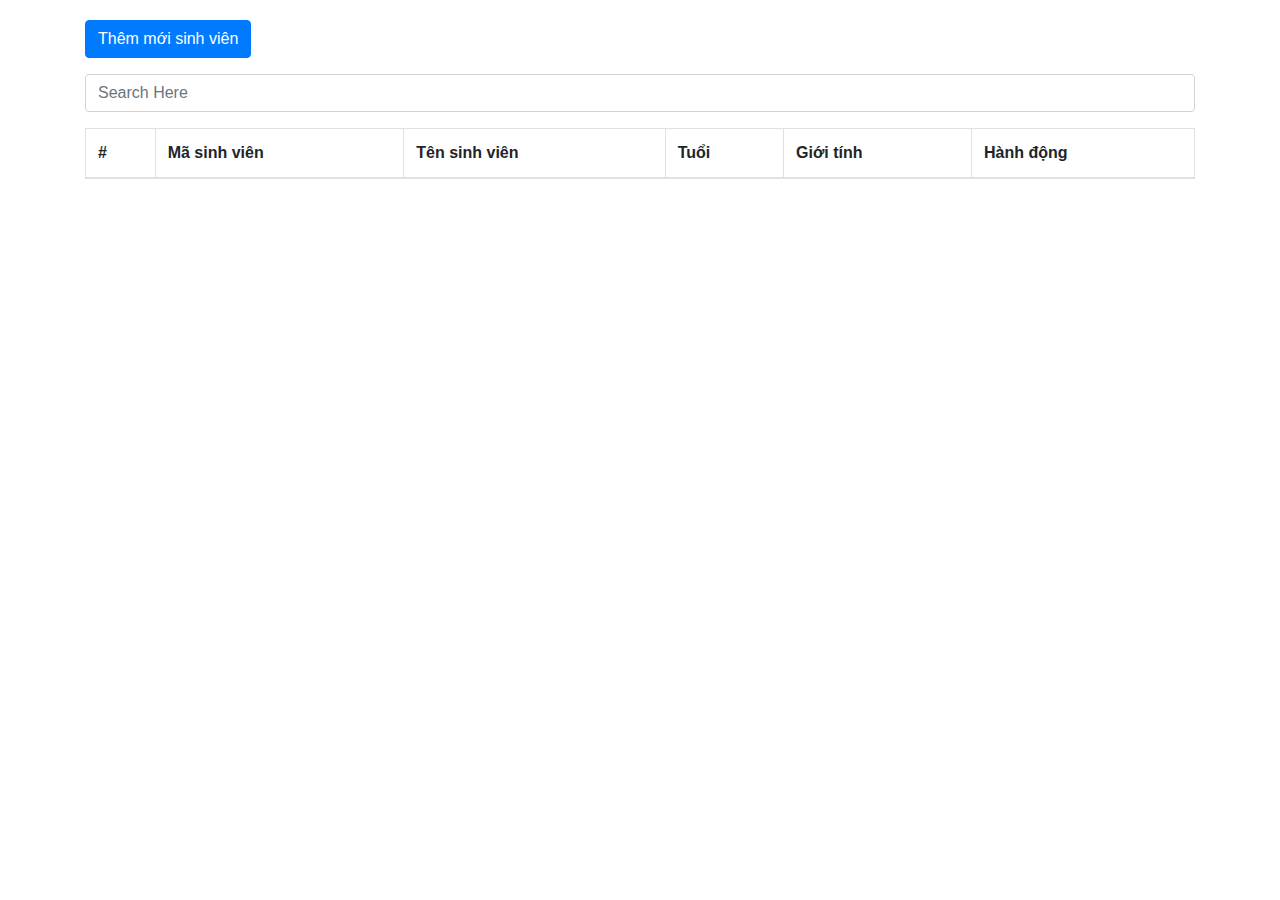
<file: lesson16/index.html>
<!DOCTYPE html>
<html lang="en">
<head>
    <meta charset="UTF-8">
    <meta name="viewport" content="width=device-width, initial-scale=1.0">
    <title>Student Management</title>
    <link rel="stylesheet" href="https://maxcdn.bootstrapcdn.com/bootstrap/4.5.2/css/bootstrap.min.css">
    <script src="https://ajax.googleapis.com/ajax/libs/jquery/3.5.1/jquery.min.js"></script>
    <link rel="stylesheet" href="js/student-management.js">
    <style>
        .container {
            margin-top: 20px;
        }
        .btn {
            margin-right: 5px;
        }
        .form-section {
            margin-left: 20px;
        }
    </style>
</head>
<body> 

<div class="container">
    <div class="row">
        <!-- Bảng Danh sách Sinh viên -->
        <div class="col-md-12">
            <button class="btn btn-primary mb-3" id="addNewStudent">Thêm mới sinh viên</button>
            <input type="text" class="form-control mb-3" id="searchKeyword" placeholder="Search Here">
            <table class="table table-bordered">
                <thead>
                    <tr>
                        <th>#</th>
                        <th>Mã sinh viên</th>
                        <th>Tên sinh viên</th>
                        <th>Tuổi</th>
                        <th>Giới tính</th>
                        <th>Hành động</th>
                    </tr>
                </thead>
                <tbody id="studentsTable">
                    <!-- Rows sẽ được thêm vào đây bằng jQuery -->
                </tbody>
            </table>
        </div>
    </div>
</div>

<script src="js/student-management.js"></script>

</body>
</html>
</file>
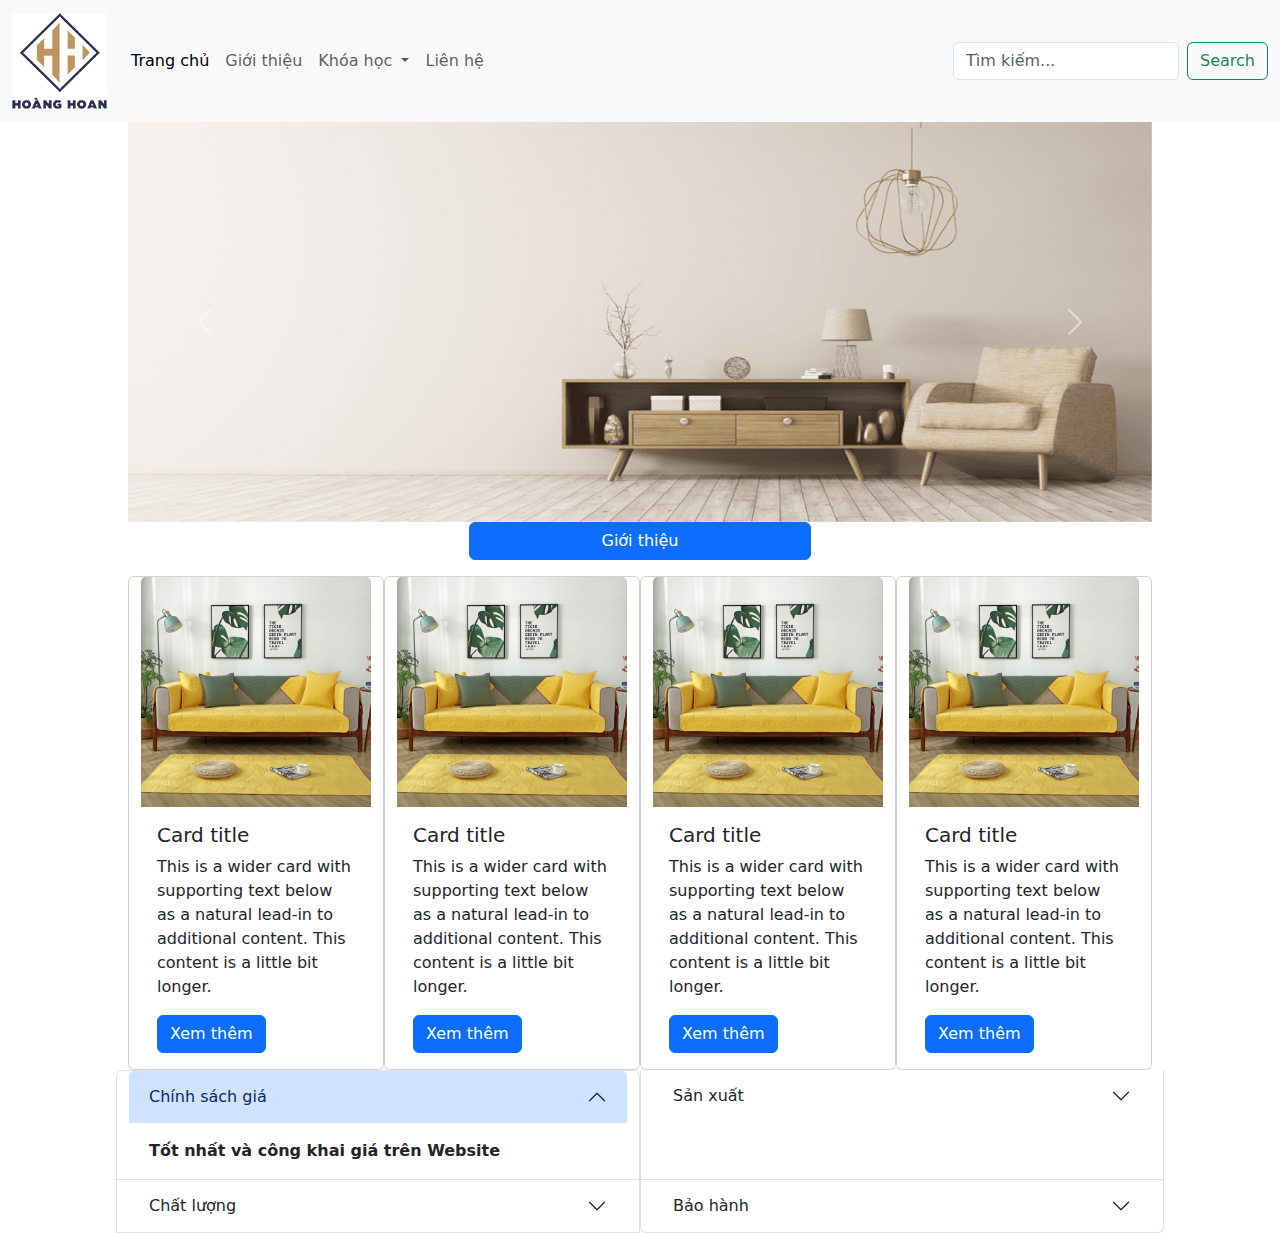
<file: index1.html>
<!DOCTYPE html>
<html lang="en">
<head>
    <meta charset="UTF-8">
    <meta name="viewport" content="width=device-width, initial-scale=1.0">
    <title>Sử dụng bootstrap</title>
    <link href="https://cdn.jsdelivr.net/npm/bootstrap@5.3.3/dist/css/bootstrap.min.css" rel="stylesheet" integrity="sha384-QWTKZyjpPEjISv5WaRU9OFeRpok6YctnYmDr5pNlyT2bRjXh0JMhjY6hW+ALEwIH" crossorigin="anonymous">
    <link rel="stylesheet" href="css/style.css">
</head>
<body>
    <header>
        <nav class="navbar navbar-expand-lg bg-body-tertiary">
            <div class="container-fluid">
              <a class="navbar-brand" href="#"><img src="images/anhcat/logo.jpg" alt=""></a>
              <button class="navbar-toggler" type="button" data-bs-toggle="collapse" data-bs-target="#navbarSupportedContent" aria-controls="navbarSupportedContent" aria-expanded="false" aria-label="Toggle navigation">
                <span class="navbar-toggler-icon"></span>
              </button>
              <div class="collapse navbar-collapse" id="navbarSupportedContent">
                <ul class="navbar-nav me-auto mb-2 mb-lg-0">
                  <li class="nav-item">
                    <a class="nav-link active" aria-current="page" href="#">Trang chủ</a>
                  </li>
                  <li class="nav-item">
                    <a class="nav-link" href="#">Giới thiệu</a>
                  </li>
                  <li class="nav-item dropdown">
                    <a class="nav-link dropdown-toggle" href="#" role="button" data-bs-toggle="dropdown" aria-expanded="false">
                      Khóa học
                    </a>
                    <ul class="dropdown-menu">
                      <li><a class="dropdown-item" href="#">HTML</a></li>
                      <li><a class="dropdown-item" href="#">CSS</a></li>
                      <li><a class="dropdown-item" href="#">JS</a></li>
                      <li><a class="dropdown-item" href="#">PHP</a></li>
                    </ul>
                  </li>
                  <li class="nav-item">
                    <a class="nav-link" aria-disabled="true">Liên hệ</a>
                  </li>
                </ul>
                <form class="d-flex" role="search">
                  <input class="form-control me-2" type="search" placeholder="Tìm kiếm..." aria-label="Search">
                  <button class="btn btn-outline-success" type="submit">Search</button>
                </form>
              </div>
            </div>
          </nav>
    </header>
    <section class="m-auto" style="width: 80%;">
        <div class="banner m-auto " >
            <div id="carouselExampleAutoplaying" class="carousel slide" data-bs-ride="carousel">
                <div class="carousel-inner">
                  <div class="carousel-item active">
                    <img src="images/anhcat/banner.jpg" class="d-block w-100 " alt="" height="400">
                  </div>
                  <div class="carousel-item">
                    <img src="./images/anhcat/banner.jpg" class="d-block w-100" alt="..." height="400">
                  </div>
                  <div class="carousel-item">
                    <img src="images/anhcat/banner.jpg" class="d-block w-100" alt="..." height="400">
                  </div>
                </div>
                <button class="carousel-control-prev" type="button" data-bs-target="#carouselExampleAutoplaying" data-bs-slide="prev">
                  <span class="carousel-control-prev-icon" aria-hidden="true"></span>
                  <span class="visually-hidden">Trước</span>
                </button>
                <button class="carousel-control-next" type="button" data-bs-target="#carouselExampleAutoplaying" data-bs-slide="next">
                  <span class="carousel-control-next-icon" aria-hidden="true"></span>
                  <span class="visually-hidden">Sau</span>
                </button>
              </div>
        </div>
        <div class="home-aboutU">
            <p class="d-grid gap-1 m-auto col-4">
                <a class="btn btn-primary" data-bs-toggle="collapse" href="#collapseExample" role="button" aria-expanded="false" aria-controls="collapseExample">
                  Giới thiệu
                </a>
            </p>
            <div class="collapse mx-auto" id="collapseExample">
                <div class="card card-body">
                    <P>Nội thất của Hoàng Hoan chúng tôi tự hào là đức con tinh thần ra đời sau hơn 30 năm hoạt động trong lĩnh vực kinh doanh đồ  gỗ nội thất với thương hiệu ĐỒ GỖ HOÀNG HOAN nổi tiếng.

                        Tài nguyên của chúng tôi là đội ngũ kiến trúc sư tốt nghiệp ĐH Kiên Trúc Hà Nội với nhiều năm kinh nghiệm, luôn tràn đầy nhiệt huyết và sức sáng tạo của tuổi trẻ. Thế mạnh của chúng tôi là sở hữu xưởng nội thất hơn 10.000m2 tại Hà Nội sản xuất đa dạng các sản phẩm với giá cả luôn cạnh tranh.</P>
                </div>
            </div>
        </div>
        <div class="home-news mt-3">
            <div class="row m-auto">
                <div class="card col-md-3">
                    <img src="images/news/01.jpg" class="card-img-top" alt="...">
                    <div class="card-body">
                      <h5 class="card-title">Card title</h5>
                      <p class="card-text">This is a wider card with supporting text below as a natural lead-in to additional content. This content is a little bit longer.</p>
                      <a href="#" class="btn btn-primary" >Xem thêm</a>
                    </div>
                </div>
                <div class="card col-md-3">
                    <img src="images/news/01.jpg" class="card-img-top" alt="...">
                    <div class="card-body">
                      <h5 class="card-title">Card title</h5>
                      <p class="card-text">This is a wider card with supporting text below as a natural lead-in to additional content. This content is a little bit longer.</p>
                      <a href="#" class="btn btn-primary" >Xem thêm</a>
                    </div>
                </div>
                <div class="card col-md-3">
                    <img src="images/news/01.jpg" class="card-img-top" alt="...">
                    <div class="card-body">
                      <h5 class="card-title">Card title</h5>
                      <p class="card-text">This is a wider card with supporting text below as a natural lead-in to additional content. This content is a little bit longer.</p>
                      <a href="#" class="btn btn-primary" >Xem thêm</a>
                    </div>
                </div>
                <div class="card col-md-3">
                    <img src="images/news/01.jpg" class="card-img-top" alt="...">
                    <div class="card-body">
                      <h5 class="card-title">Card title</h5>
                      <p class="card-text">This is a wider card with supporting text below as a natural lead-in to additional content. This content is a little bit longer.</p>
                      <a href="#" class="btn btn-primary" >Xem thêm</a>
                    </div>
                </div>
            </div>
        </div>
        <div class="home-accordion">
            <div class="accordion row" id="accordionExample">
                <div class="accordion-item col-md-6">
                  <h2 class="accordion-header">
                    <button class="accordion-button" type="button" data-bs-toggle="collapse" data-bs-target="#collapseOne" aria-expanded="true" aria-controls="collapseOne">
                      Chính sách giá
                    </button>
                  </h2>
                  <div id="collapseOne" class="accordion-collapse collapse show" data-bs-parent="#accordionExample">
                    <div class="accordion-body">
                      <strong>Tốt nhất và công khai giá trên Website</strong>
                    </div>
                  </div>
                </div>
                <div class="accordion-item col-md-6">
                  <h2 class="accordion-header">
                    <button class="accordion-button collapsed" type="button" data-bs-toggle="collapse" data-bs-target="#collapseTwo" aria-expanded="false" aria-controls="collapseTwo">
                      Sản xuất
                    </button>
                  </h2>
                  <div id="collapseTwo" class="accordion-collapse collapse" data-bs-parent="#accordionExample">
                    <div class="accordion-body">
                      <strong>Trực tiếp sản xuất bởi đội ngũ nhân viên hàng đầu</strong>
                    </div>
                  </div>
                </div>
            
                <div class="accordion-item col-md-6">
                  <h2 class="accordion-header">
                    <button class="accordion-button collapsed" type="button" data-bs-toggle="collapse" data-bs-target="#collapseThree" aria-expanded="false" aria-controls="collapseThree">
                      Chất lượng
                    </button>
                  </h2>
                  <div id="collapseThree" class="accordion-collapse collapse" data-bs-parent="#accordionExample">
                    <div class="accordion-body">
                      <strong>Cam kết chất lượng sản phẩm và tiến độ thi công</strong>
                    </div>
                  </div>
                </div>
                <div class="accordion-item col-md-6">
                  <h2  class="accordion-header">
                    <button class="accordion-button collapsed" type="button" data-bs-toggle="collapse" data-bs-target="#collapseThree" aria-expanded="false" aria-controls="collapseThree">
                      Bảo hành
                    </button>
                  </h2>
                  <div id="collapseThree" class="accordion-collapse collapse" data-bs-parent="#accordionExample">
                    <div class="accordion-body">
                      <strong>Dịch vụ bảo hành sản phẩm tốt nhất khu vực</strong>
                    </div>
                  </div>
                </div>
              </div>
        </div>
    </section>
    <script src="https://cdn.jsdelivr.net/npm/bootstrap@5.3.3/dist/js/bootstrap.bundle.min.js" integrity="sha384-YvpcrYf0tY3lHB60NNkmXc5s9fDVZLESaAA55NDzOxhy9GkcIdslK1eN7N6jIeHz" crossorigin="anonymous"></script>
</body>
</html>
</file>
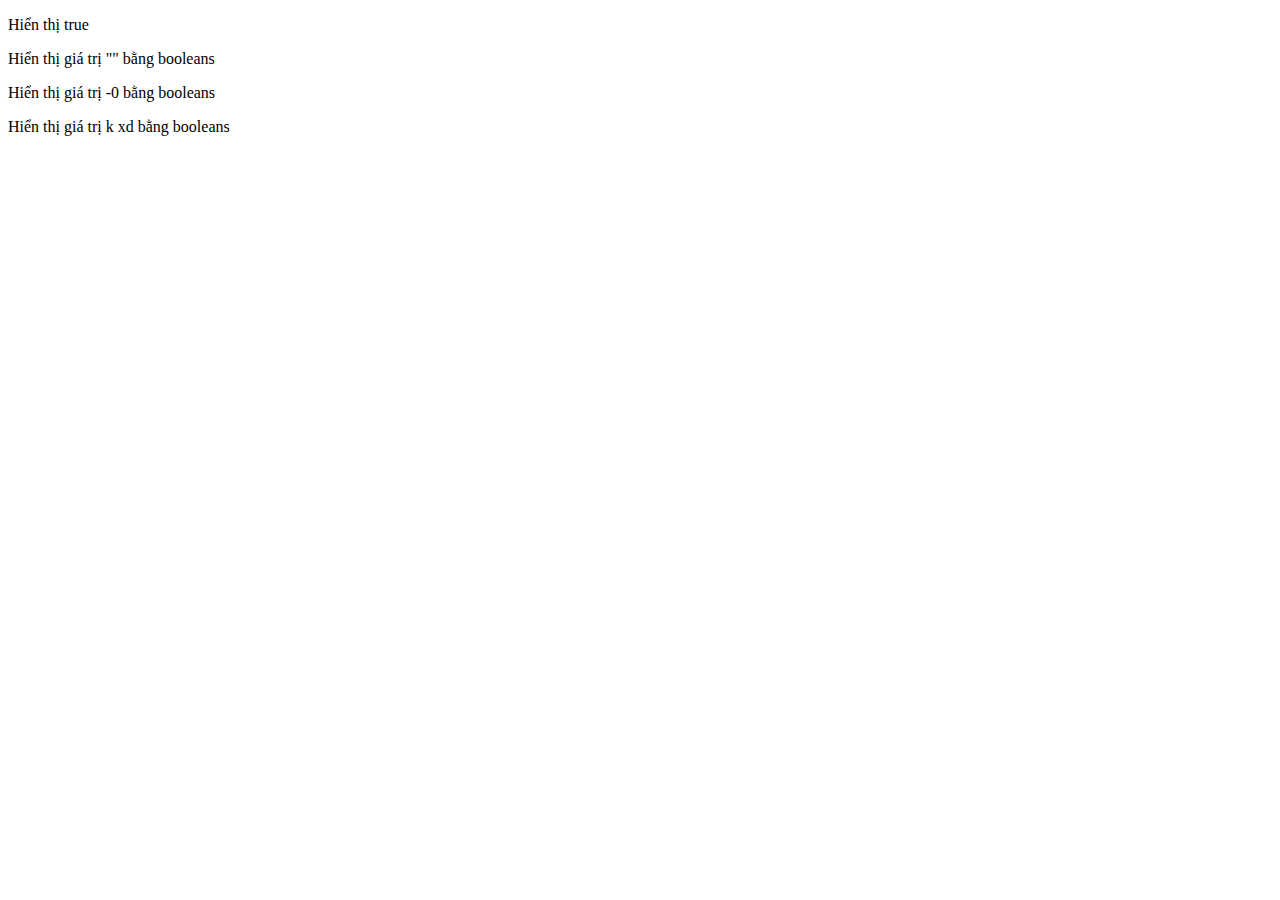
<file: index3.html>
<!DOCTYPE html>
<html lang="en">
<head>
    <meta charset="UTF-8">
    <meta name="viewport" content="width=device-width, initial-scale=1.0">
    <title>Document</title>
</head>
<body>
    <p>Hiển thị true</p>
    <p id="demo2"></p>
    <p>Hiển thị giá trị "" bằng booleans</p>
    <p id="demo3"></p>
    <p>Hiển thị giá trị -0 bằng booleans</p>
    <p id="demo4"></p>
    <p>Hiển thị giá trị k xd bằng booleans</p>
    <script>
        let x=0;
        let y=1;
        let z="";

    </script>
</body>
</html>
</file>
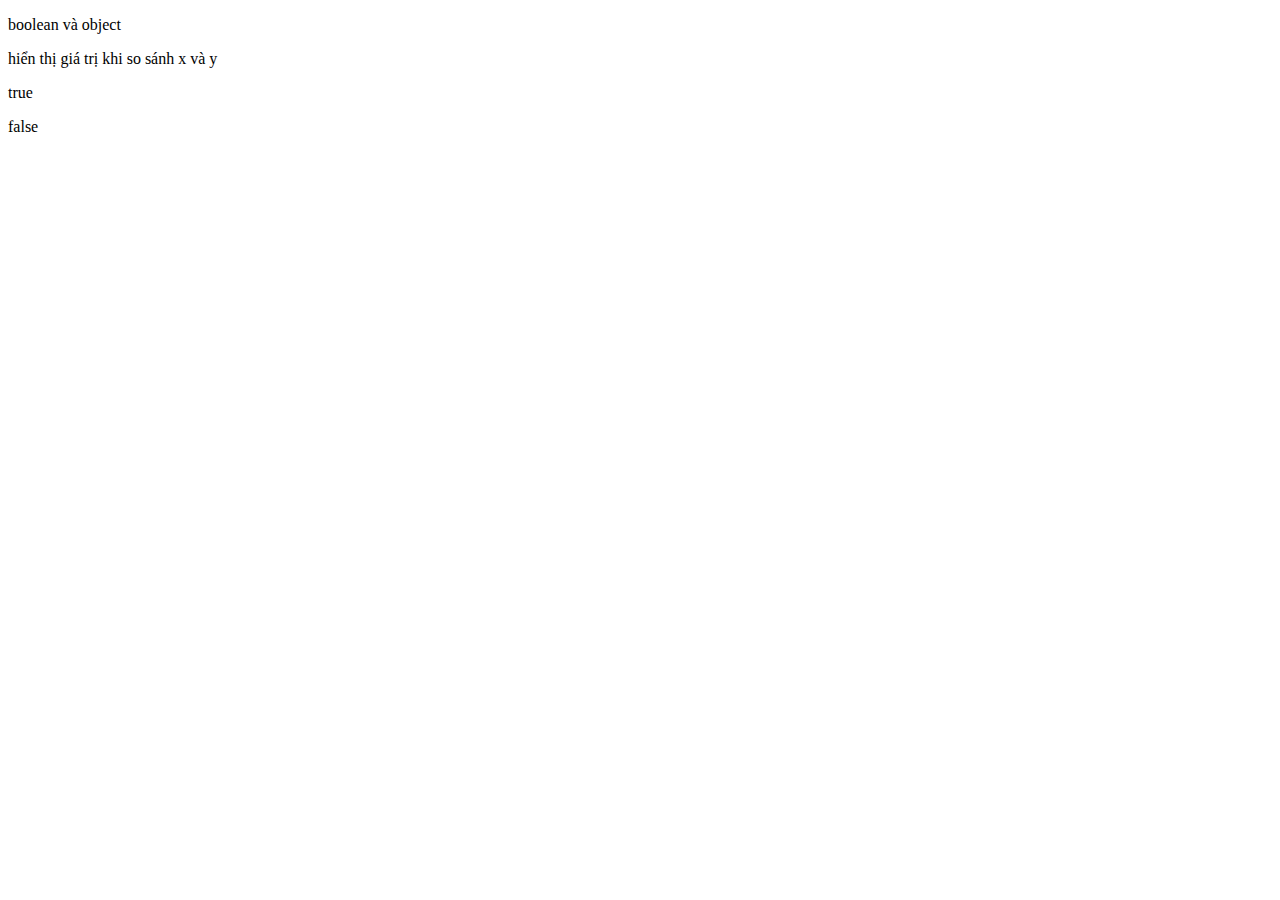
<file: index4.html>
<!DOCTYPE html>
<html lang="en">
<head>
    <meta charset="UTF-8">
    <meta name="viewport" content="width=device-width, initial-scale=1.0">
    <title>Document</title>
</head>
<body>
    <p id="demo"></p>
    <p>hiển thị giá trị khi so sánh x và y</p>
    <p id="demo1"></p>
    <p id="demo2"></p>
    <script>
        let x = false;
        let y = new Boolean(false);

        document.getElementById("demo").innerHTML = typeof x + " và "+ typeof y;
        document.getElementById("demo1").innerHTML=(x==y);
        document.getElementById("demo2").innerHTML=(x===y);
    </script>
</body>
</html>
</file>
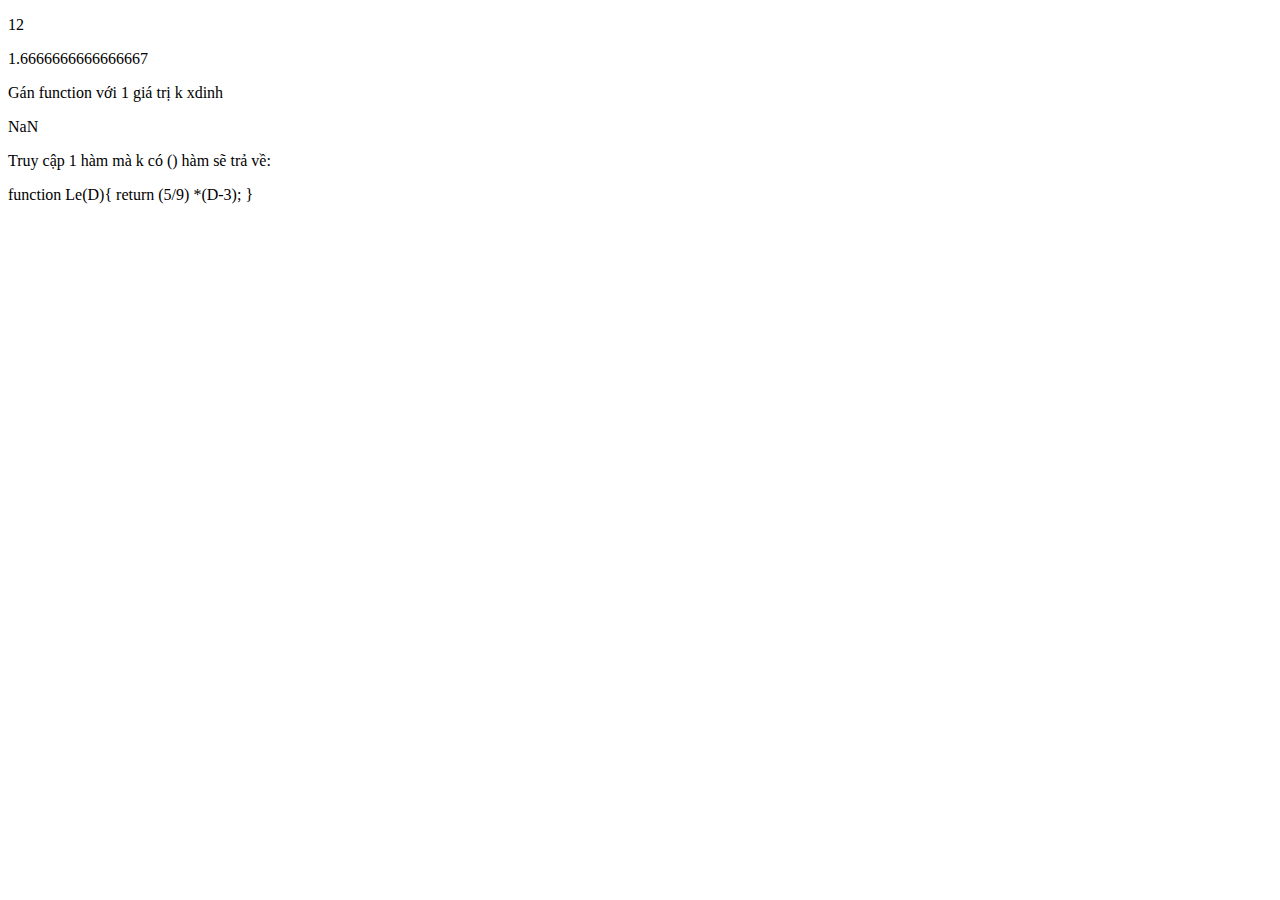
<file: index5.html>
<!DOCTYPE html>
<html lang="en">
<head>
    <meta charset="UTF-8">
    <meta name="viewport" content="width=device-width, initial-scale=1.0">
    <title>Document</title>
</head>
<body>
    <p id="demo"></p>
    <p id="demo1"></p>
    <p>Gán function với 1 giá trị k xdinh</p>
    <p id="demo2"></p>
    <p>Truy cập 1 hàm mà k có () hàm sẽ trả về:</p>
    <p id="demo3"></p>
    <script>
        function myFunction(p1,p2){
            return p1*p2;
        }
        let result = myFunction(4,3);
        document.getElementById("demo").innerHTML=result;

        function Le(D){
            return (5/9) *(D-3);
        }

        let value = Le(6);
        document.getElementById("demo1").innerHTML= value;
        
        let v = Le();
        document.getElementById("demo2").innerHTML= v;

        let x = Le;
        document.getElementById("demo3").innerHTML=x;
    </script>
</body>
</html>
</file>
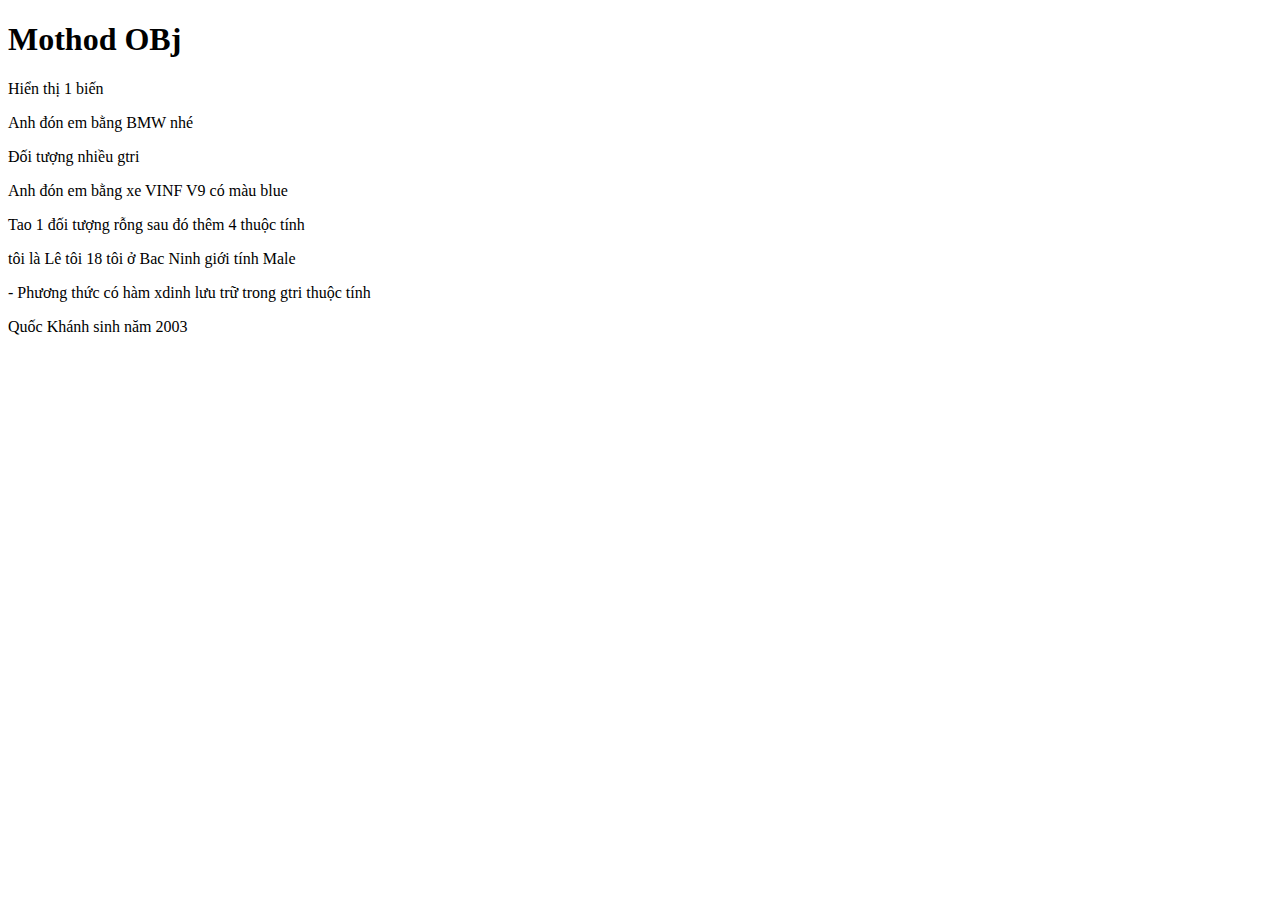
<file: index7.html>
<!DOCTYPE html>
<html lang="en">
<head>
    <meta charset="UTF-8">
    <meta name="viewport" content="width=device-width, initial-scale=1.0">
    <title>Document</title>
</head>
<body>
    <h1>Mothod OBj</h1>
    <p>Hiển thị 1 biến</p>
    <p id="demo"></p>
    <p>Đối tượng nhiều gtri</p>
    <p id="demo1"></p>
    <p>Tao 1 đối tượng rỗng sau đó thêm 4 thuộc tính</p>
    <p id="demo2"></p>
    <p>- Phương thức có hàm xdinh lưu trữ trong gtri thuộc tính</p>
    <p id="demo3"></p>

    <script>
        let car ="BMW";
        document.getElementById("demo").innerHTML="Anh đón em bằng "+ car + " nhé";

        const car1 = {type:"VINF",model:"V9",color:"blue" };
        document.getElementById("demo1").innerHTML = "Anh đón em bằng xe "+ car1.type+" "+ car1.model +" có màu " + car1.color;

        const person = {};
        person.name = "Lê";
        person.age = 18;
        person.address= "Bac Ninh";
        person.gender = "Male";
        document.getElementById("demo2").innerHTML= "tôi là "+person.name+ " tôi " + person.age + " tôi ở "+ person.address+ " giới tính "+person.gender; 
        
        const personn = {
        firstName: "Quốc",
        lastName:"Khánh",
        age : 18,
        address: "Bac Ninh",
        gender :"Male",
        fullName: function(){
            return this.firstName + " " + this.lastName;
        }
        };
        const x=person;
        x.birth= 2003;
        document.getElementById("demo3").innerHTML=personn.fullName()+" sinh năm " + x.birth;

    </script>
</body>
</html>
</file>
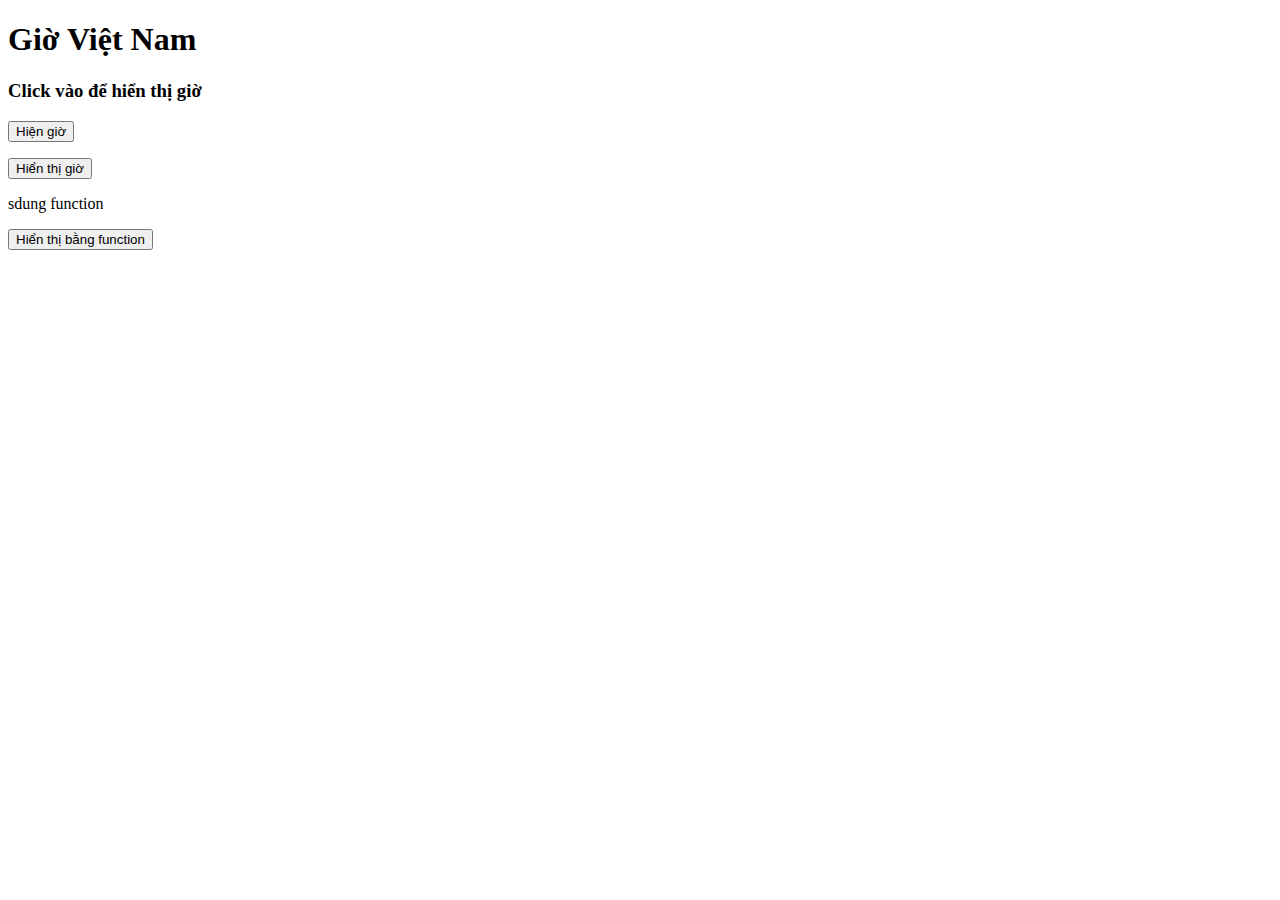
<file: index8.html>
<!DOCTYPE html>
<html lang="en">
<head>
    <meta charset="UTF-8">
    <meta name="viewport" content="width=device-width, initial-scale=1.0">
    <title>Document</title>
</head>
<body>
    <h1>Giờ Việt Nam</h1>
    <h3>Click vào để hiển thị giờ </h3>
    <button onclick="document.getElementById('demo').innerHTML=Date()">Hiện giờ</button>
    <p id="demo"></p>
    
    <button onclick="innerHTML=Date()">Hiển thị giờ</button>

    <p>sdung function</p>
    <button onclick="displayDate()">Hiển thị bằng function</button>
    <p id="demo1"></p>

    <script>
        function displayDate(){
            document.getElementById("demo1").innerHTML=Date();
        }
    </script>
</body>
</html>
</file>
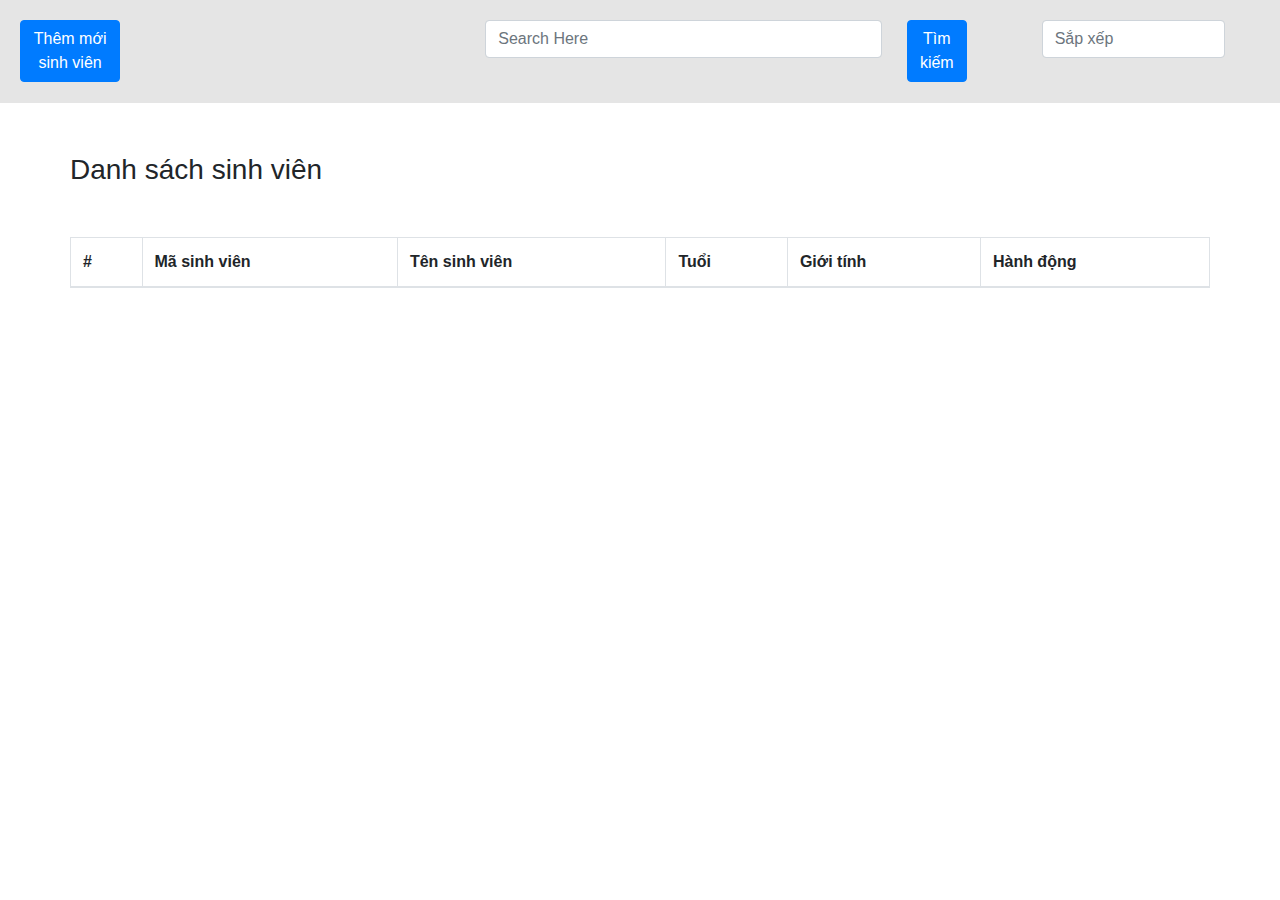
<file: lesson16/index3.html>
<!DOCTYPE html>
<html lang="en">
<head>
    <meta charset="UTF-8">
    <meta name="viewport" content="width=device-width, initial-scale=1.0">
    <title>Student Management</title>
    <link rel="stylesheet" href="https://maxcdn.bootstrapcdn.com/bootstrap/4.5.2/css/bootstrap.min.css">
    <script src="https://ajax.googleapis.com/ajax/libs/jquery/3.5.1/jquery.min.js"></script>
    <link rel="stylesheet" href="js/student-management.js">
    <link rel="stylesheet" href="css/style.css">
</head>
<body>
<header>
    <div class="themmoi">
        <button class="btn btn-primary md-5" id="addNewStudent">Thêm mới sinh viên</button>
    </div>
        <div class="timkiem col-md-4">
            <input type="text" class="form-control " id="searchKeyword" placeholder="Search Here">
        </div>             
        <div class="btn-timkiem">
            <button class="btn btn-primary mb-3" id="addNewStudent">Tìm kiếm</button>
        </div>             
        <div class="sap-xep col-md-2">
            <input type="text" class="form-control " id="searchKeyword" placeholder="Sắp xếp" >
        </div>             
</header>
<section>
    <div class="container">
        <div class="row">
            <h3>Danh sách sinh viên</h3>
            <table class="table table-bordered">
                <thead>
                    <tr>
                        <th>#</th>
                        <th>Mã sinh viên</th>
                        <th>Tên sinh viên</th>
                        <th>Tuổi</th>
                        <th>Giới tính</th>
                        <th>Hành động</th>
                    </tr>
                </thead>
                <tbody id="studentsTable">
                </tbody>
            </table>

        <div class="col-md-4 form-section">
            
        </div>
    </div>
</div>
</section>
<script src="js/student-management.js"></script>

</body>
</html>
</file>
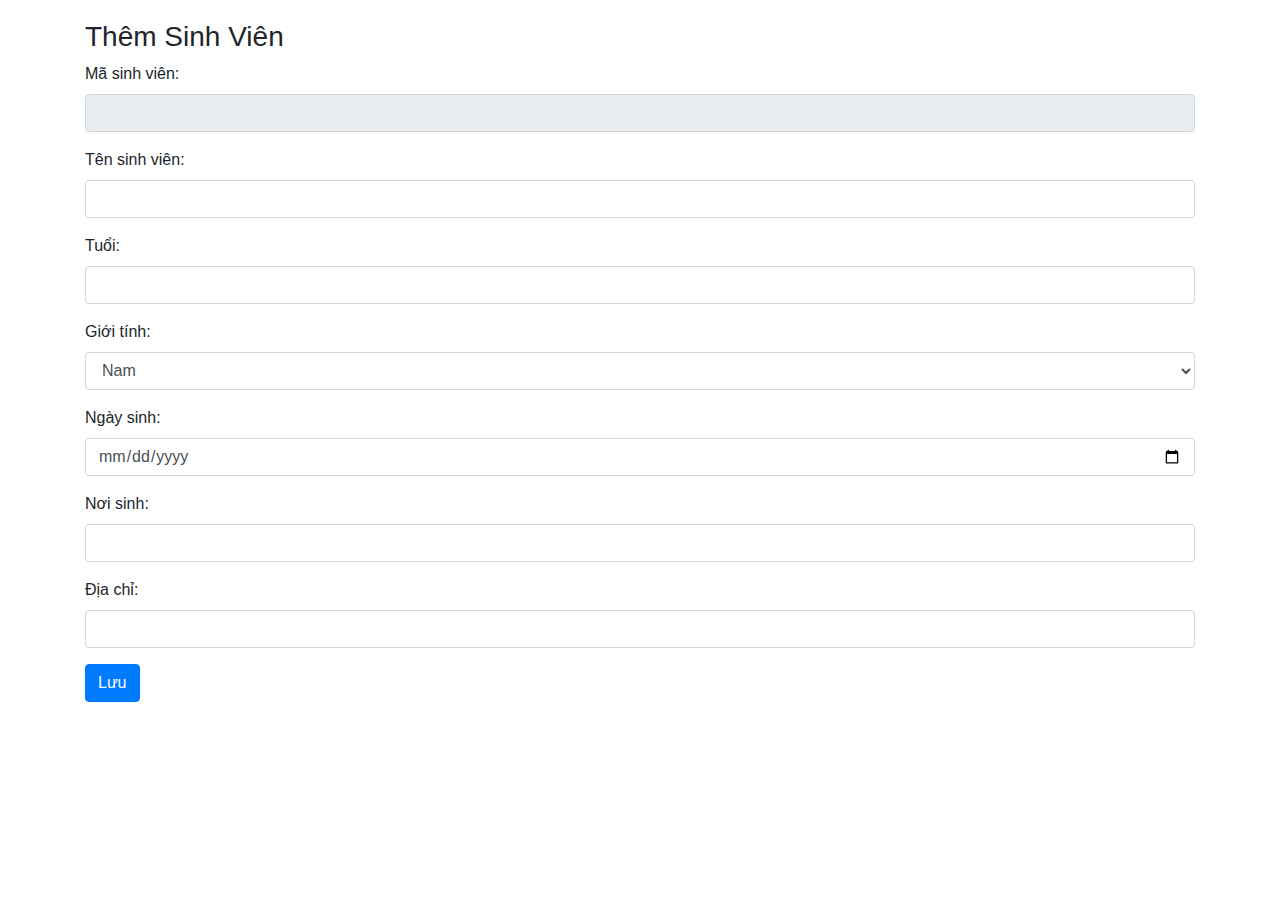
<file: lesson16/student-form.html>
<!DOCTYPE html>
<html lang="en">
<head>
    <meta charset="UTF-8">
    <meta name="viewport" content="width=device-width, initial-scale=1.0">
    <title>Thông Tin Sinh Viên</title>
    <link rel="stylesheet" href="https://maxcdn.bootstrapcdn.com/bootstrap/4.5.2/css/bootstrap.min.css">
    <script src="https://ajax.googleapis.com/ajax/libs/jquery/3.5.1/jquery.min.js"></script>
    <style>
        .container {
            margin-top: 20px;
        }
    </style>
</head>
<body>

<div class="container">
    <h3 id="formTitle">Thêm Sinh Viên</h3>
    <form id="studentForm">
        <div class="form-group">
            <label for="studentId">Mã sinh viên:</label>
            <input type="text" class="form-control" id="studentId" disabled>
        </div>
        <div class="form-group">
            <label for="studentName">Tên sinh viên:</label>
            <input type="text" class="form-control" id="studentName" required>
        </div>
        <div class="form-group">
            <label for="age">Tuổi:</label>
            <input type="number" class="form-control" id="age" required>
        </div>
        <div class="form-group">
            <label for="sex">Giới tính:</label>
            <select class="form-control" id="sex">
                <option value="true">Nam</option>
                <option value="false">Nữ</option>
            </select>
        </div>
        <div class="form-group">
            <label for="birthDate">Ngày sinh:</label>
            <input type="date" class="form-control" id="birthDate" required>
        </div>
        <div class="form-group">
            <label for="birthPlace">Nơi sinh:</label>
            <input type="text" class="form-control" id="birthPlace" required>
        </div>
        <div class="form-group">
            <label for="address">Địa chỉ:</label>
            <input type="text" class="form-control" id="address" required>
        </div>
        <button type="button" class="btn btn-primary" id="saveStudent">Lưu</button>
    </form>
</div>

<script src="js/student-management.js">

    
</script>

</body>
</html>
</file>
<file: css/style.css>
*{
box-sizing: border-box;
}
body,html{
    margin: 0;
    padding: 0;
}
</file>
<file: lesson16/css/style.css>
*{
    margin: 0;
    padding: 0;
}
body{
    background-color: #ffffff;
    font-size: 16px;
}
header{
    display: flex;
    background-color: #e5e5e5;
}
header .themmoi{
    margin: 20px 250px 5px 20px;
}
header .timkiem{
    margin: 20px 0 5px 100px;
}
header .btn-timkiem{
    margin: 20px 40px 5px 10px;
}
header .sap-xep{
    margin: 20px 40px 5px 20px;
}
h3{
    margin: 50px 0;
}
</file>
